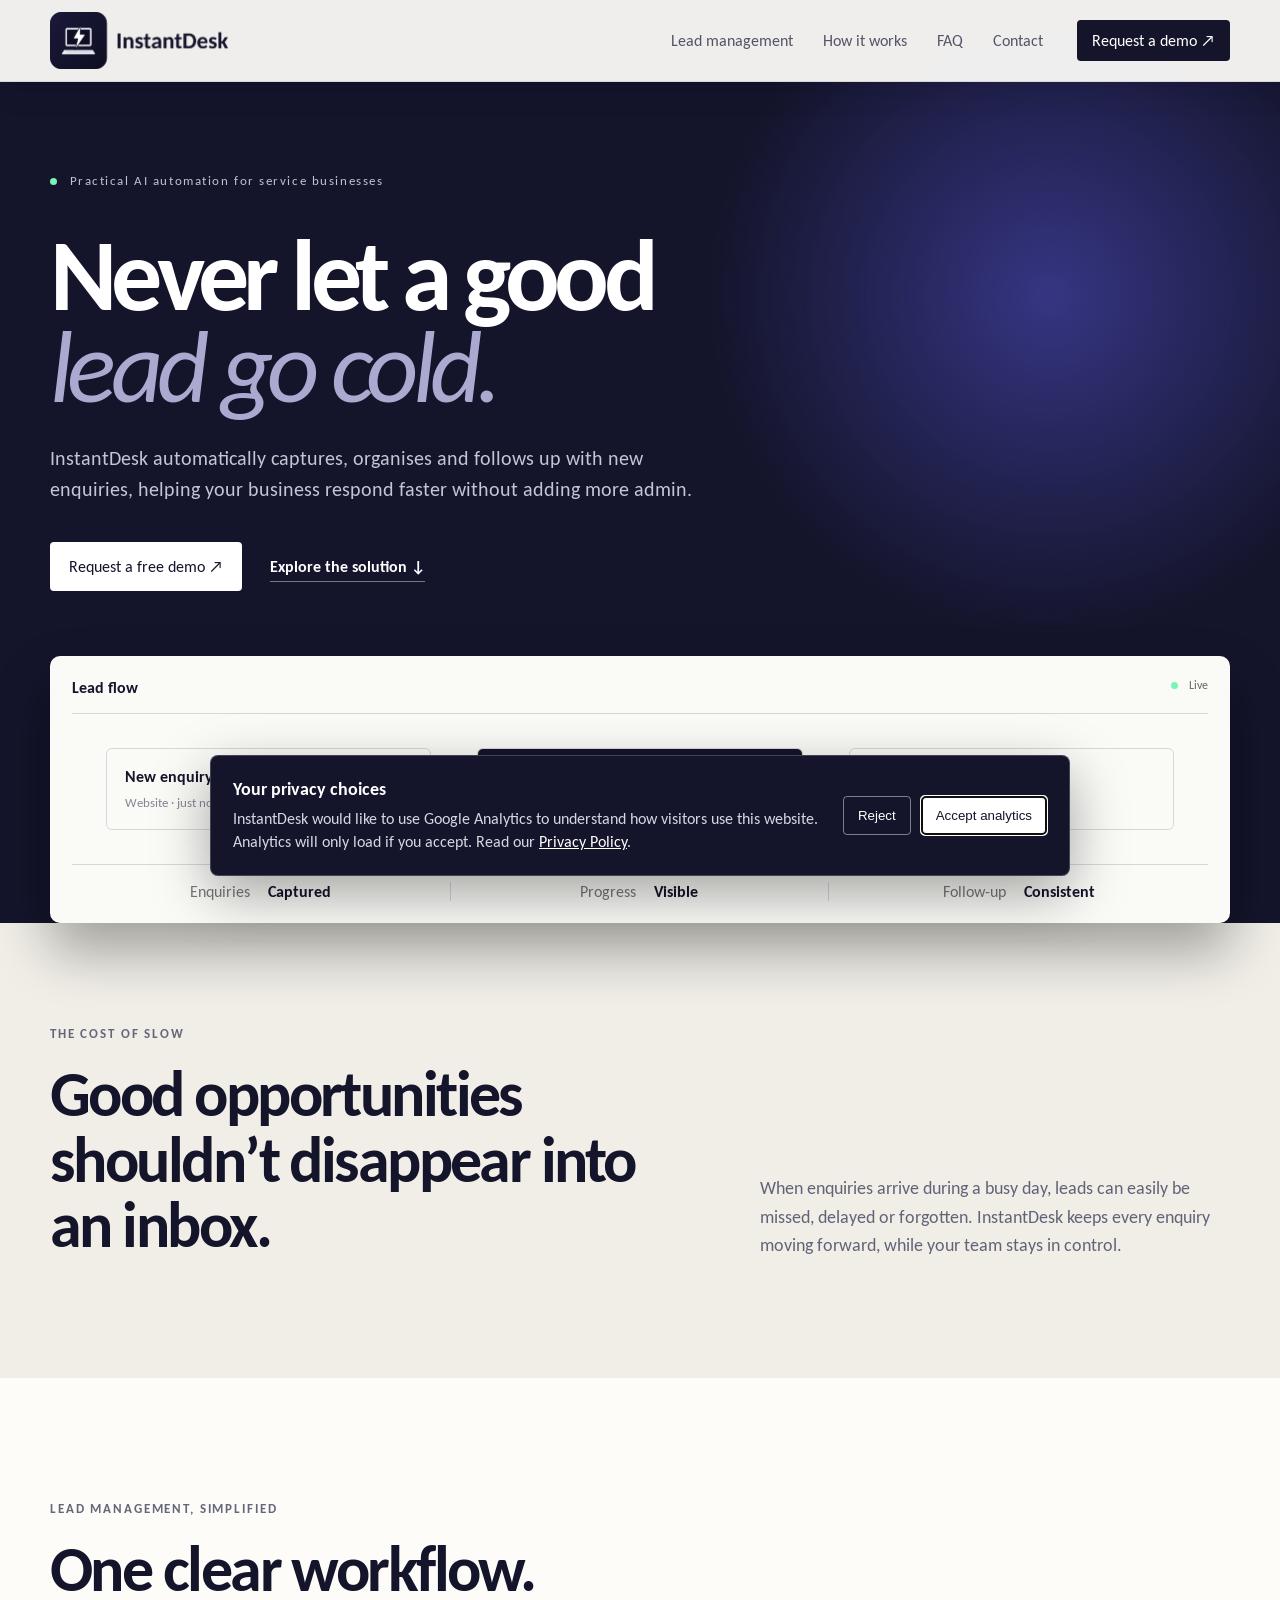
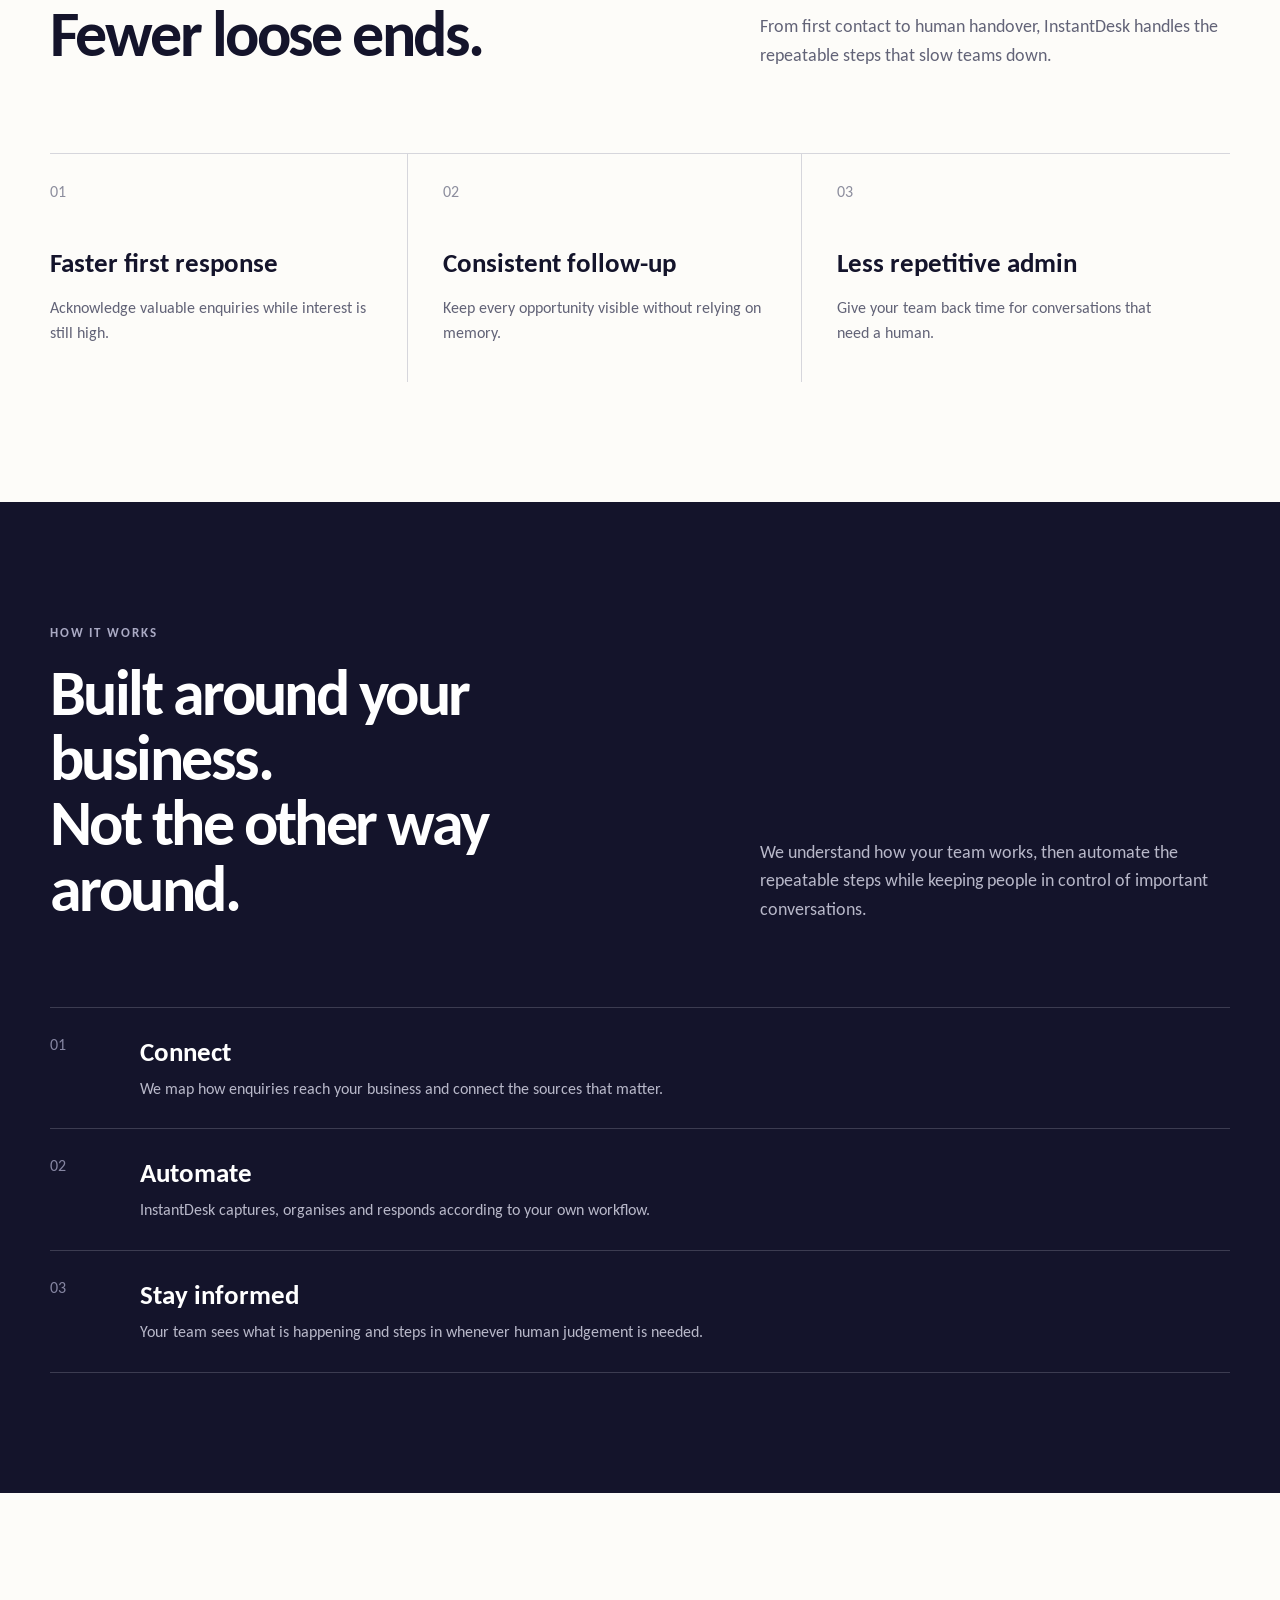
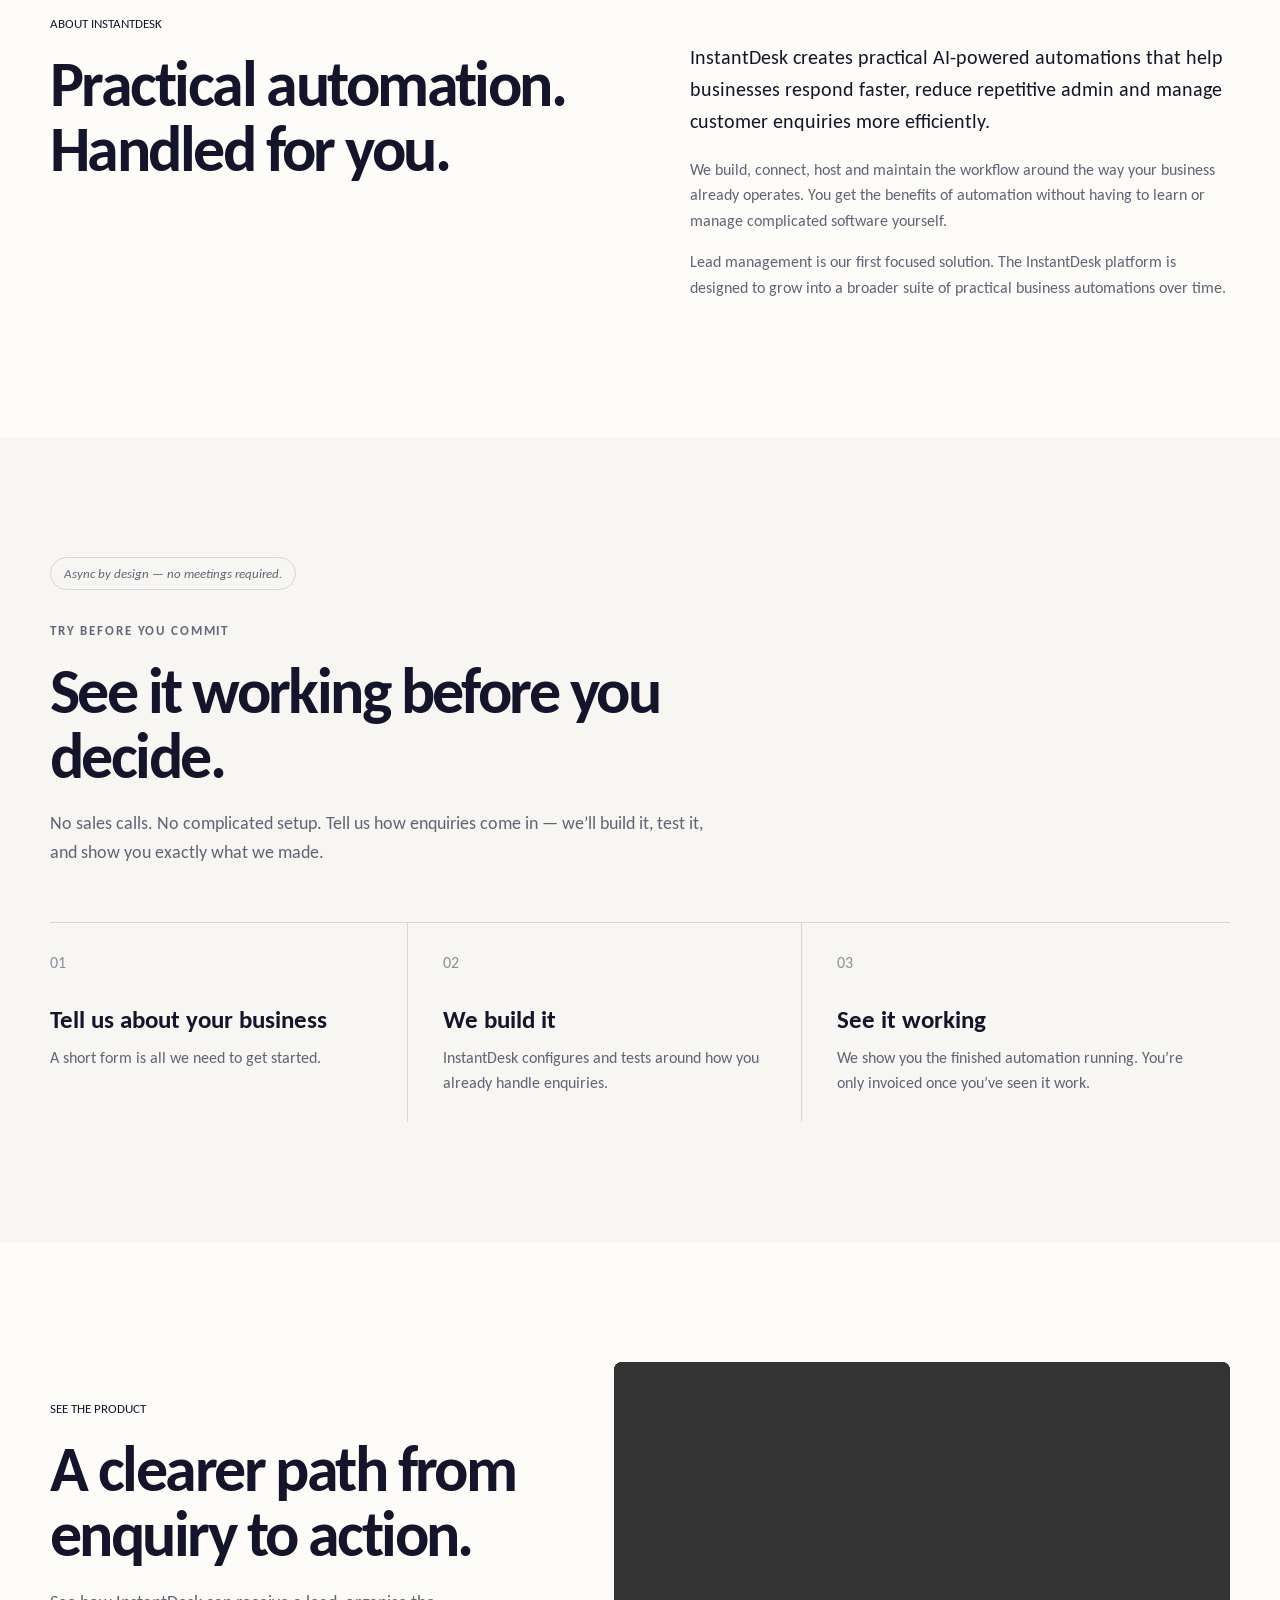
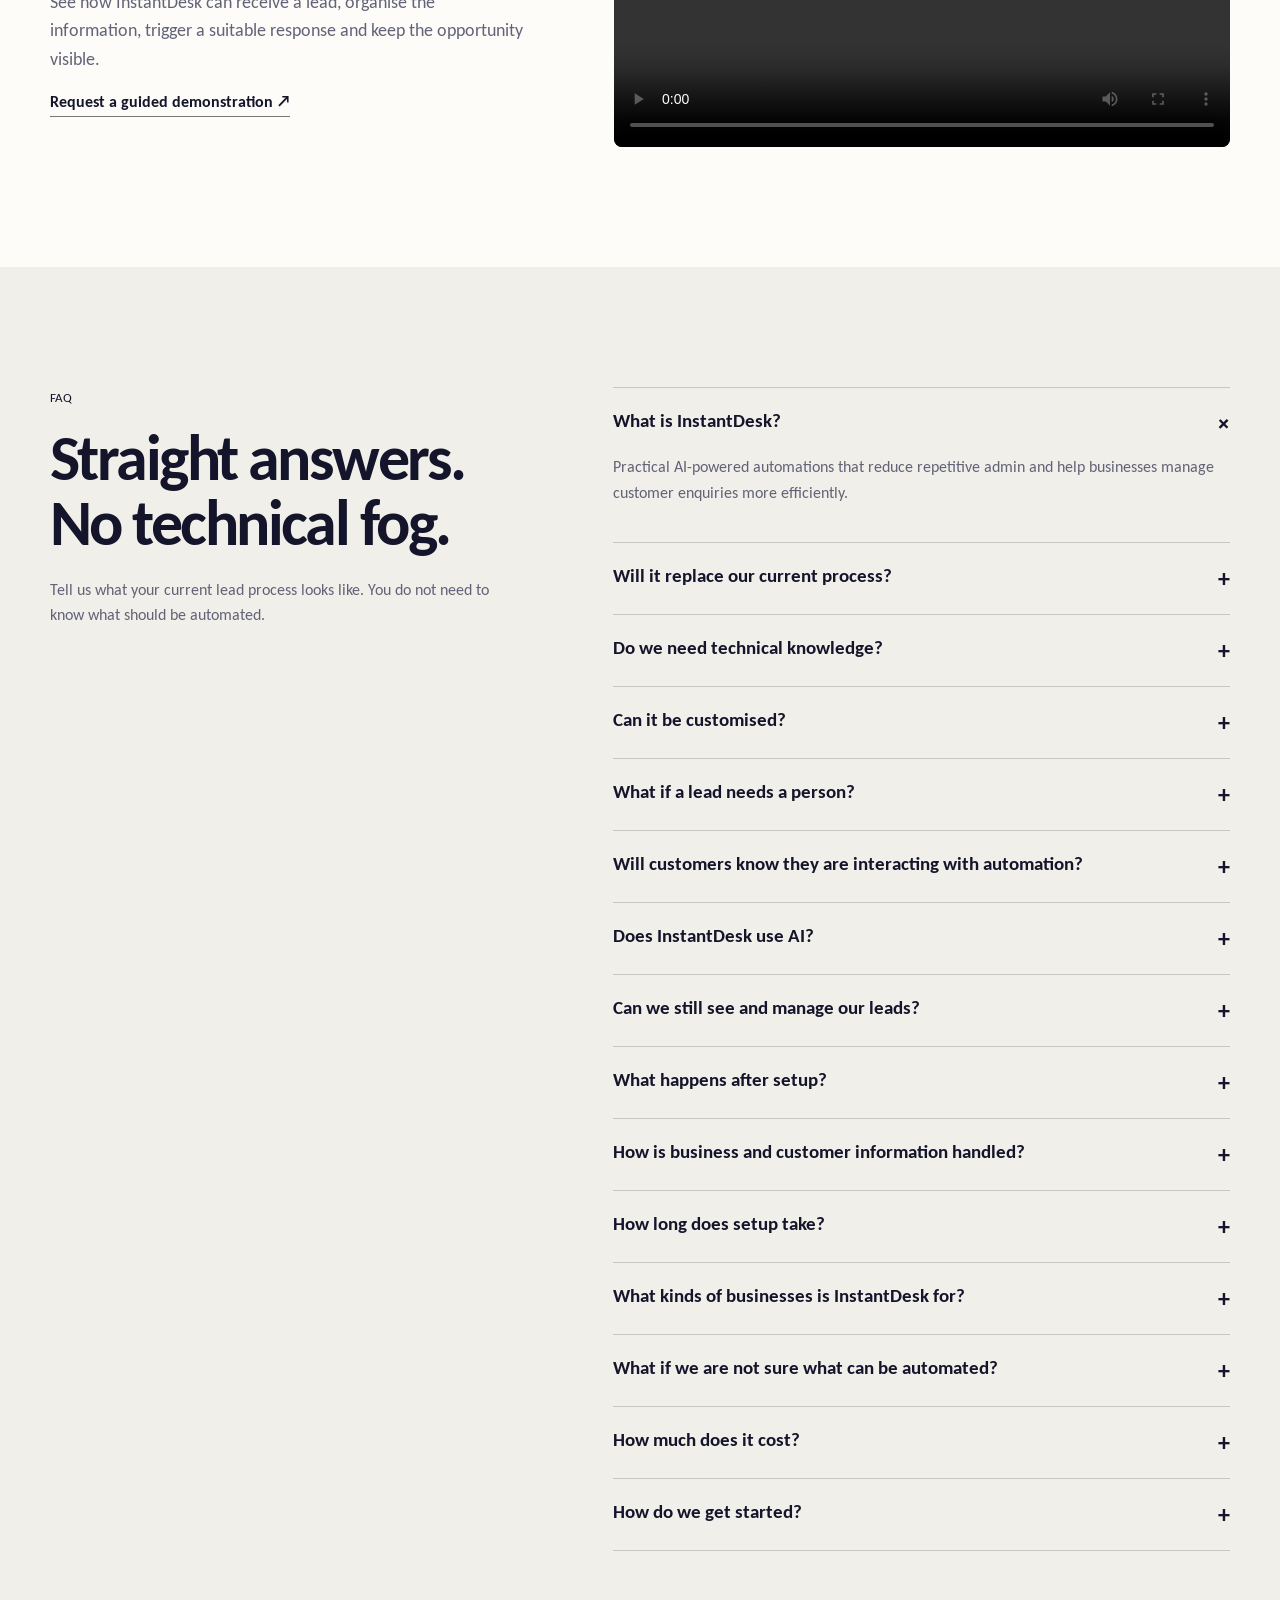
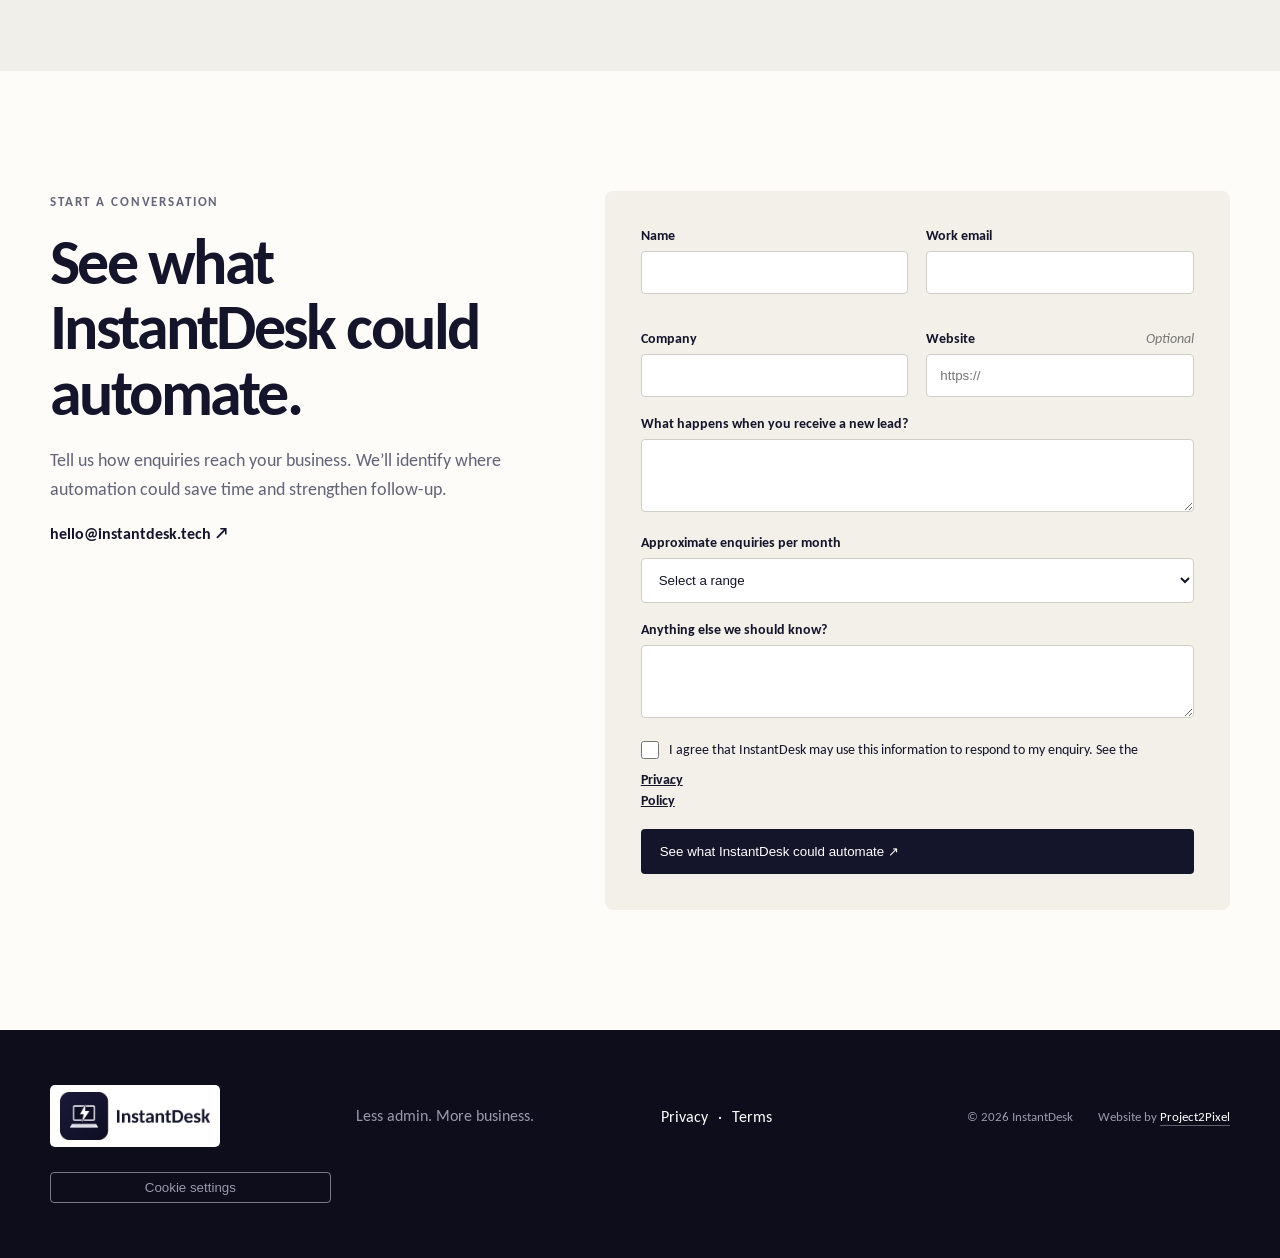
<file: index.html>
<!doctype html>
<html lang="en">
  <head>
    <meta charset="utf-8" />
    <meta name="viewport" content="width=device-width,initial-scale=1" />
    <meta name="description" content="InstantDesk builds practical AI-powered lead management automations for service businesses." />
    <meta property="og:title" content="InstantDesk — Less admin. More business." />
    <meta property="og:description" content="Never let a good lead go cold." />
    <meta name="theme-color" content="#14142B" />
    <title>InstantDesk — Less admin. More business.</title>
    <link rel="icon" type="image/png" href="assets/favicon.png?v=1" />
    <link rel="preconnect" href="https://fonts.googleapis.com" />
    <link rel="preconnect" href="https://fonts.gstatic.com" crossorigin />
    <link href="https://fonts.googleapis.com/css2?family=Carlito:wght@400;700&display=swap" rel="stylesheet" />
    <link rel="stylesheet" href="styles.css?v=8" />
  </head>
  <body>
    <header>
      <a class="logo" href="#top" aria-label="InstantDesk home"><img src="assets/InstantDesk_Icon_Wordmark.png?v=1" alt="InstantDesk" /></a><button class="menu" aria-label="Open menu">☰</button>
      <nav><a href="#solution">Lead management</a><a href="#how">How it works</a><a href="#faq">FAQ</a><a href="#contact">Contact</a></nav>
      <a class="btn desktop" href="#contact">Request a demo ↗</a>
    </header>
    <main id="top">
      <section class="hero wrap">
        <span class="tag"><b></b> Practical AI automation for service businesses</span>
        <h1>Never let a good<br /><em>lead go cold.</em></h1>
        <p>InstantDesk automatically captures, organises and follows up with new enquiries, helping your business respond faster without adding more admin.</p>
        <div class="actions"><a class="btn" href="#contact">Request a free demo ↗</a><a href="#solution">Explore the solution ↓</a></div>
        <div class="dashboard">
          <div class="dash-title"><strong>Lead flow</strong><span><b></b> Live</span></div>
          <div class="flow"><article><strong>New enquiry</strong><small>Website · just now</small></article><b>→</b><article class="active"><strong>InstantDesk</strong><small>Qualified & responded</small></article><b>→</b><article><strong>Your team</strong><small>Ready for follow-up</small></article></div>
          <div class="metrics"><span>Enquiries <b>Captured</b></span><span>Progress <b>Visible</b></span><span>Follow-up <b>Consistent</b></span></div>
        </div>
      </section>
      <section class="problem"><div class="wrap split"><div><small>THE COST OF SLOW</small><h2>Good opportunities shouldn’t disappear into an inbox.</h2></div><p>When enquiries arrive during a busy day, leads can easily be missed, delayed or forgotten. InstantDesk keeps every enquiry moving forward, while your team stays in control.</p></div></section>
      <section id="solution" class="section wrap">
        <small>LEAD MANAGEMENT, SIMPLIFIED</small><div class="split title"><h2>One clear workflow.<br />Fewer loose ends.</h2><p>From first contact to human handover, InstantDesk handles the repeatable steps that slow teams down.</p></div>
        <div class="cards"><article><span>01</span><h3>Faster first response</h3><p>Acknowledge valuable enquiries while interest is still high.</p></article><article><span>02</span><h3>Consistent follow-up</h3><p>Keep every opportunity visible without relying on memory.</p></article><article><span>03</span><h3>Less repetitive admin</h3><p>Give your team back time for conversations that need a human.</p></article></div>
      </section>
      <section id="how" class="section navy"><div class="wrap"><small>HOW IT WORKS</small><div class="split title"><h2>Built around your business.<br />Not the other way around.</h2><p>We understand how your team works, then automate the repeatable steps while keeping people in control of important conversations.</p></div><div class="steps"><article><span>01</span><div><h3>Connect</h3><p>We map how enquiries reach your business and connect the sources that matter.</p></div></article><article><span>02</span><div><h3>Automate</h3><p>InstantDesk captures, organises and responds according to your own workflow.</p></div></article><article><span>03</span><div><h3>Stay informed</h3><p>Your team sees what is happening and steps in whenever human judgement is needed.</p></div></article></div></div></section>
      <section id="about" class="section wrap about"><div><small>ABOUT INSTANTDESK</small><h2>Practical automation.<br />Handled for you.</h2></div><div><p>InstantDesk creates practical AI-powered automations that help businesses respond faster, reduce repetitive admin and manage customer enquiries more efficiently.</p><p>We build, connect, host and maintain the workflow around the way your business already operates. You get the benefits of automation without having to learn or manage complicated software yourself.</p><p>Lead management is our first focused solution. The InstantDesk platform is designed to grow into a broader suite of practical business automations over time.</p></div></section>
      <section class="section proof"><div class="wrap"><span class="async-badge">Async by design — no meetings required.</span><div class="proof-intro"><small>TRY BEFORE YOU COMMIT</small><h2>See it working before you decide.</h2><p>No sales calls. No complicated setup. Tell us how enquiries come in — we’ll build it, test it, and show you exactly what we made.</p></div><div class="proof-steps"><article><span>01</span><h3>Tell us about your business</h3><p>A short form is all we need to get started.</p></article><article><span>02</span><h3>We build it</h3><p>InstantDesk configures and tests around how you already handle enquiries.</p></article><article><span>03</span><h3>See it working</h3><p>We show you the finished automation running. You’re only invoiced once you’ve seen it work.</p></article></div></div></section>
      <section class="section wrap demo"><div><small>SEE THE PRODUCT</small><h2>A clearer path from enquiry to action.</h2><p>See how InstantDesk can receive a lead, organise the information, trigger a suitable response and keep the opportunity visible.</p><a href="#contact">Request a guided demonstration ↗</a></div><div class="video"><video controls preload="metadata" playsinline aria-label="InstantDesk lead management product demonstration"><source src="demo_final.mp4?v=1" type="video/mp4" />Your browser does not support embedded video. You can <a href="demo_final.mp4">download the demonstration</a> instead.</video></div></section>
      <section id="faq" class="section soft"><div class="wrap faq"><div><small>FAQ</small><h2>Straight answers.<br />No technical fog.</h2><p>Tell us what your current lead process looks like. You do not need to know what should be automated.</p></div><div>
        <details open><summary>What is InstantDesk?<span>+</span></summary><p>Practical AI-powered automations that reduce repetitive admin and help businesses manage customer enquiries more efficiently.</p></details>
        <details><summary>Will it replace our current process?<span>+</span></summary><p>Not necessarily. We work with the tools and processes you already use wherever practical.</p></details>
        <details><summary>Do we need technical knowledge?<span>+</span></summary><p>No. InstantDesk is a done-for-you service covering setup, integration, hosting and maintenance.</p></details>
        <details><summary>Can it be customised?<span>+</span></summary><p>Yes. Your setup is configured around your enquiry sources, customer journey and desired actions.</p></details>
        <details><summary>What if a lead needs a person?<span>+</span></summary><p>The workflow can hand a lead to your team whenever attention, judgement or a personal conversation is required.</p></details>
        <details><summary>Will customers know they are interacting with automation?<span>+</span></summary><p>The goal is not to make your customer experience feel robotic. Automated communication can reflect your business’s tone and fit naturally into the existing customer journey.</p></details>
        <details><summary>Does InstantDesk use AI?<span>+</span></summary><p>Yes, where it adds genuine value, alongside reliable rule-based automation. The objective is a faster, more consistent process, not adding AI simply for the label.</p></details>
        <details><summary>Can we still see and manage our leads?<span>+</span></summary><p>Yes. Lead information and status can remain visible in the tools used for your workflow, allowing your team to monitor progress and step in when needed.</p></details>
        <details><summary>What happens after setup?<span>+</span></summary><p>InstantDesk can host and maintain the automation after launch. The ongoing support arrangement depends on the workflow and systems involved.</p></details>
        <details><summary>How is business and customer information handled?<span>+</span></summary><p>Data handling depends on the workflow and connected services. We aim to minimise unnecessary collection and use reputable third-party platforms with appropriate access controls.</p></details>
        <details><summary>How long does setup take?<span>+</span></summary><p>Timing depends on the existing lead process, required integrations and level of customisation. We confirm a clearer timeframe after reviewing your workflow.</p></details>
        <details><summary>What kinds of businesses is InstantDesk for?<span>+</span></summary><p>It is particularly useful for service businesses where enquiries are valuable, quick responses matter and teams spend time manually capturing or following up with leads.</p></details>
        <details><summary>What if we are not sure what can be automated?<span>+</span></summary><p>You do not need to know before contacting us. Tell us where the process feels repetitive, slow or difficult to manage and we will identify where automation may be useful.</p></details>
        <details><summary>How much does it cost?<span>+</span></summary><p>Pricing depends on workflow complexity, integrations and customisation. We recommend a solution after understanding your process.</p></details>
        <details><summary>How do we get started?<span>+</span></summary><p>Tell us how you manage enquiries. We will identify useful automation opportunities and discuss the next step.</p></details>
      </div></div></section>
      <section id="contact" class="section wrap contact"><div><small>START A CONVERSATION</small><h2>See what InstantDesk could automate.</h2><p>Tell us how enquiries reach your business. We’ll identify where automation could save time and strengthen follow-up.</p><a href="mailto:hello@instantdesk.tech">hello@instantdesk.tech ↗</a></div><form id="lead" action="https://formsubmit.co/hello@instantdesk.tech" method="POST"><input type="hidden" name="_subject" value="New InstantDesk website enquiry" /><input type="hidden" name="_template" value="table" /><input type="hidden" name="_captcha" value="true" /><input type="hidden" name="_next" value="https://natashafuji.github.io/instantdesk/thanks.html" /><input type="hidden" name="_url" value="https://natashafuji.github.io/instantdesk/" /><input type="text" name="_honey" class="honeypot" tabindex="-1" autocomplete="off" /><div class="grid"><label>Name<input required name="Name" autocomplete="name" /></label><label>Work email<input required type="email" name="email" autocomplete="email" /></label><label>Company<input required name="Company" autocomplete="organization" /></label><label>Website <em>Optional</em><input type="url" name="Website" placeholder="https://" autocomplete="url" /></label></div><label>What happens when you receive a new lead?<textarea required name="Current lead process" rows="3"></textarea></label><label>Approximate enquiries per month<select required name="Approximate enquiries per month"><option value="">Select a range</option><option>1–20</option><option>21–50</option><option>51–100</option><option>100+</option></select></label><label>Anything else we should know?<textarea name="Message" rows="3"></textarea></label><label class="consent"><input type="checkbox" required name="Privacy consent" value="Yes" /> I agree that InstantDesk may use this information to respond to my enquiry. See the <a href="privacy.html">Privacy Policy</a>.</label><button class="btn" type="submit">See what InstantDesk could automate ↗</button></form></section>
    </main>
    <footer><div class="wrap"><a class="logo footer-logo" href="#top" aria-label="InstantDesk home"><img src="assets/InstantDesk_Icon_Wordmark.png?v=1" alt="InstantDesk" /></a><p>Less admin. More business.</p><span><a href="privacy.html">Privacy</a> · <a href="terms.html">Terms</a></span><small>© 2026 InstantDesk</small><small class="site-credit">Website by <a href="https://project2pixel.co.za" target="_blank" rel="noopener noreferrer">Project2Pixel</a></small></div></footer>
    <script src="script.js?v=2"></script>
  </body>
</html>
</file>
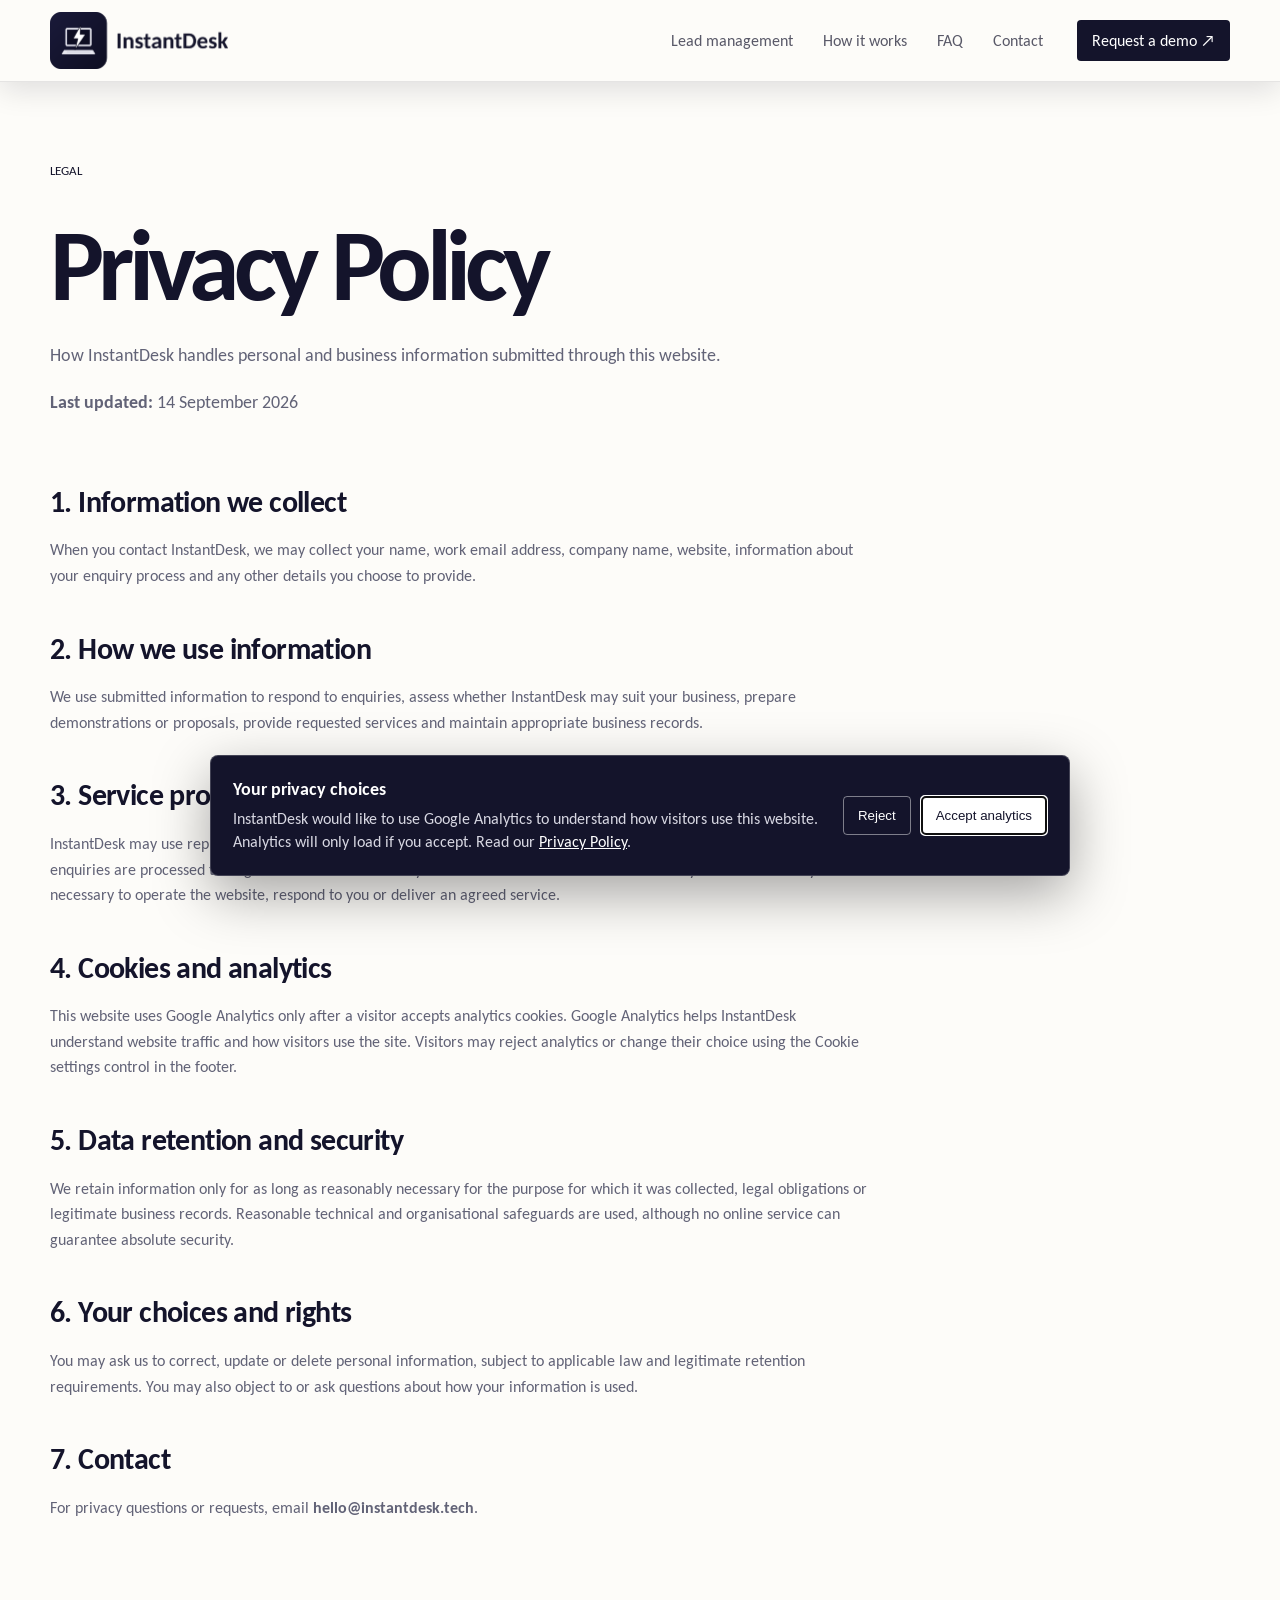
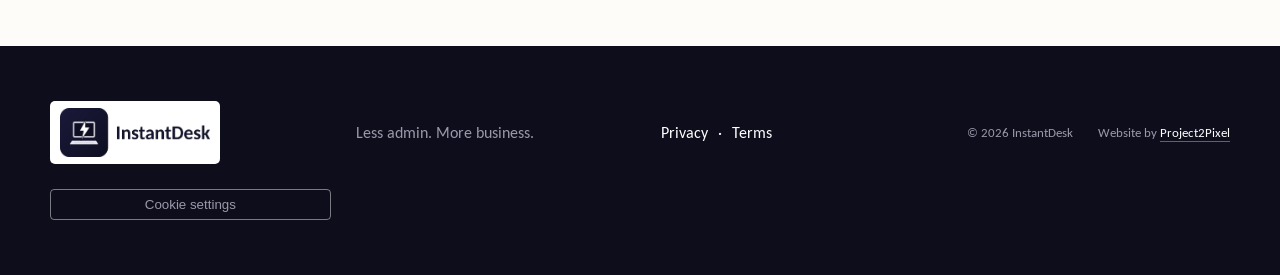
<file: privacy.html>
<!doctype html>
<html lang="en">
  <head>
    <meta charset="utf-8" />
    <meta name="viewport" content="width=device-width,initial-scale=1" />
    <meta name="description" content="InstantDesk privacy policy." />
    <meta name="theme-color" content="#14142B" />
    <title>Privacy Policy | InstantDesk</title>
    <link rel="icon" type="image/png" href="assets/favicon.png?v=1" />
    <link rel="preconnect" href="https://fonts.googleapis.com" />
    <link rel="preconnect" href="https://fonts.gstatic.com" crossorigin />
    <link href="https://fonts.googleapis.com/css2?family=Carlito:wght@400;700&display=swap" rel="stylesheet" />
    <link rel="stylesheet" href="styles.css?v=7" />
  </head>
  <body>
    <header>
      <a class="logo" href="index.html" aria-label="InstantDesk home"><img src="assets/InstantDesk_Icon_Wordmark.png?v=1" alt="InstantDesk" /></a>
      <button class="menu" aria-label="Open menu">☰</button>
      <nav><a href="index.html#solution">Lead management</a><a href="index.html#how">How it works</a><a href="index.html#faq">FAQ</a><a href="index.html#contact">Contact</a></nav>
      <a class="btn desktop" href="index.html#contact">Request a demo ↗</a>
    </header>
    <main class="wrap legal-page">
      <header>
        <small>LEGAL</small>
        <h1>Privacy Policy</h1>
        <p>How InstantDesk handles personal and business information submitted through this website.</p>
        <p><strong>Last updated:</strong> 14 September 2026</p>
      </header>
      <div class="legal-content">
        <h2>1. Information we collect</h2>
        <p>When you contact InstantDesk, we may collect your name, work email address, company name, website, information about your enquiry process and any other details you choose to provide.</p>
        <h2>2. How we use information</h2>
        <p>We use submitted information to respond to enquiries, assess whether InstantDesk may suit your business, prepare demonstrations or proposals, provide requested services and maintain appropriate business records.</p>
        <h2>3. Service providers</h2>
        <p>InstantDesk may use reputable third-party providers for website hosting, email, analytics, forms and automation. Website enquiries are processed through FormSubmit for delivery to InstantDesk. Information is shared only where reasonably necessary to operate the website, respond to you or deliver an agreed service.</p>
        <h2>4. Cookies and analytics</h2>
        <p>This website uses Google Analytics only after a visitor accepts analytics cookies. Google Analytics helps InstantDesk understand website traffic and how visitors use the site. Visitors may reject analytics or change their choice using the Cookie settings control in the footer.</p>
        <h2>5. Data retention and security</h2>
        <p>We retain information only for as long as reasonably necessary for the purpose for which it was collected, legal obligations or legitimate business records. Reasonable technical and organisational safeguards are used, although no online service can guarantee absolute security.</p>
        <h2>6. Your choices and rights</h2>
        <p>You may ask us to correct, update or delete personal information, subject to applicable law and legitimate retention requirements. You may also object to or ask questions about how your information is used.</p>
        <h2>7. Contact</h2>
        <p>For privacy questions or requests, email <a href="mailto:hello@instantdesk.tech"><strong>hello@instantdesk.tech</strong></a>.</p>
      </div>
    </main>
    <footer><div class="wrap"><a class="logo footer-logo" href="index.html"><img src="assets/InstantDesk_Icon_Wordmark.png?v=1" alt="InstantDesk" /></a><p>Less admin. More business.</p><span><a href="privacy.html">Privacy</a> · <a href="terms.html">Terms</a></span><small>© 2026 InstantDesk</small><small class="site-credit">Website by <a href="https://project2pixel.co.za" target="_blank" rel="noopener noreferrer">Project2Pixel</a></small></div></footer>
    <script src="script.js?v=2"></script>
  </body>
</html>
</file>
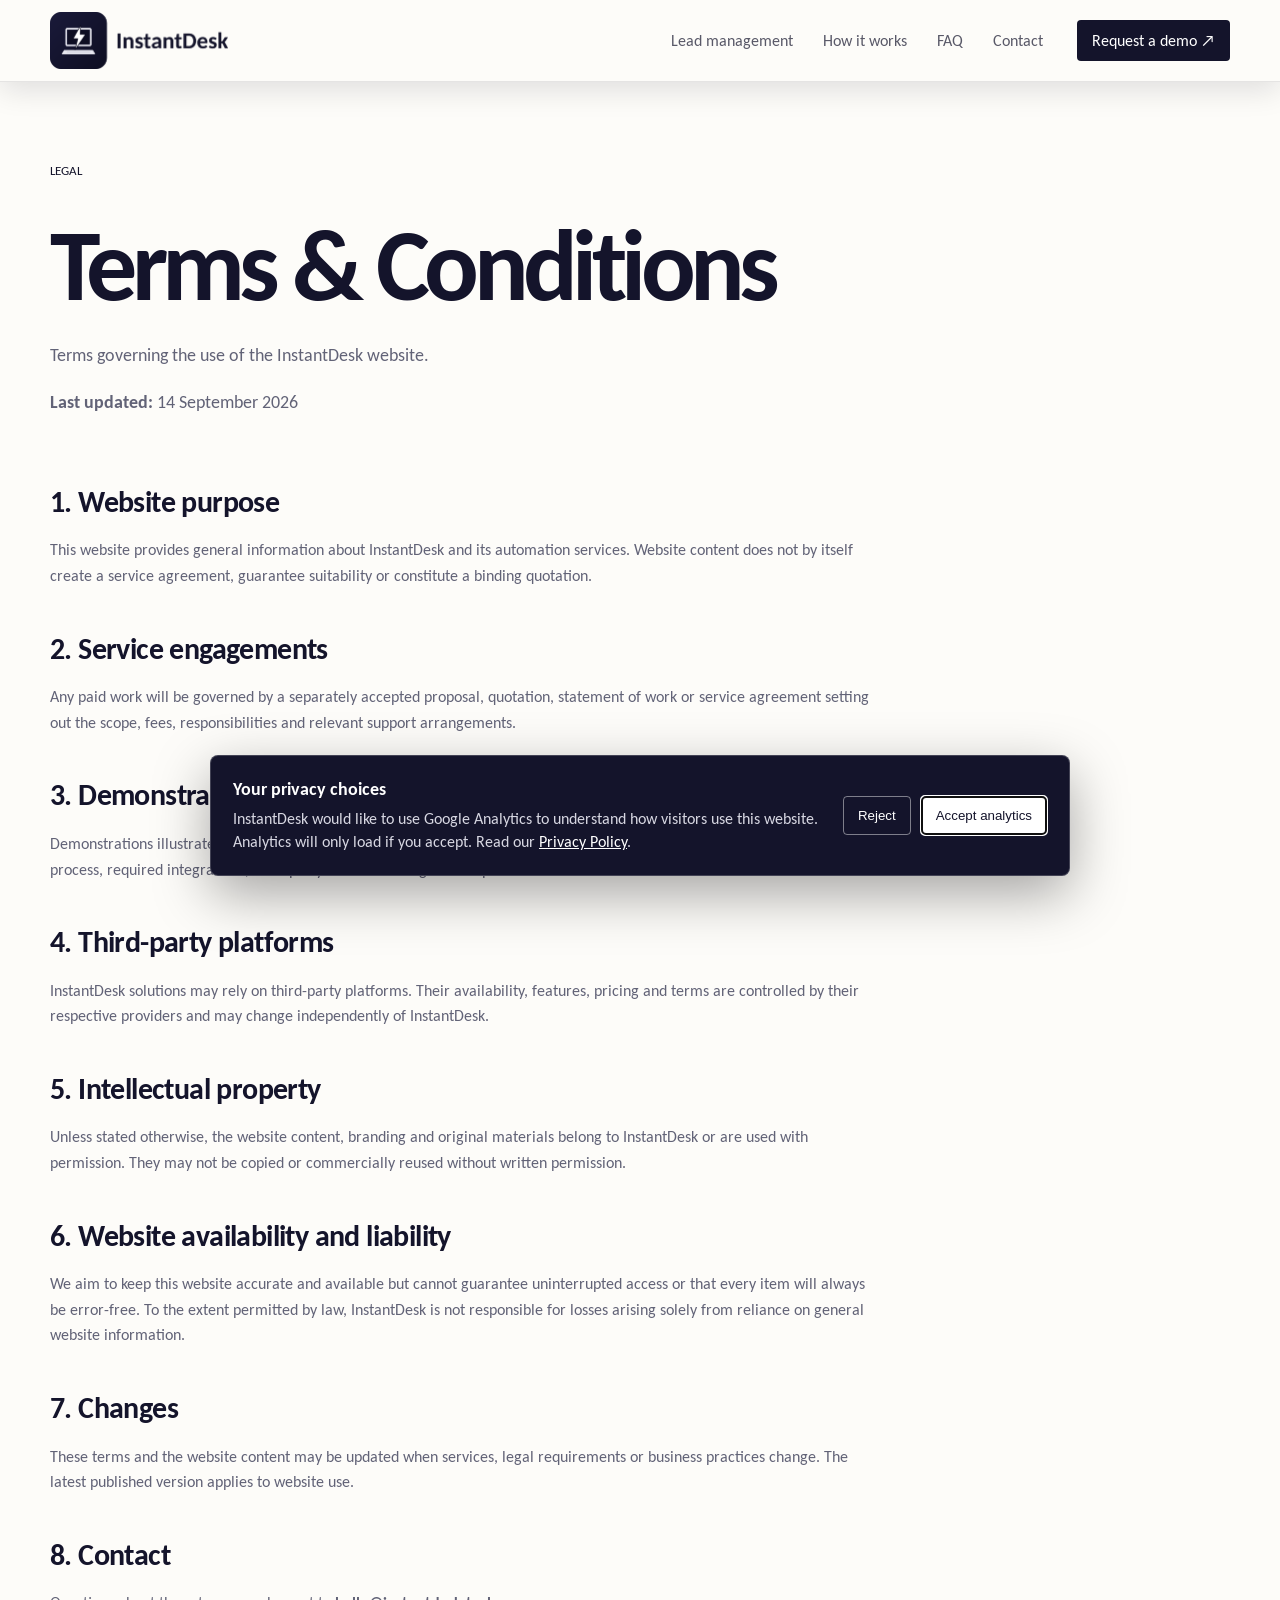
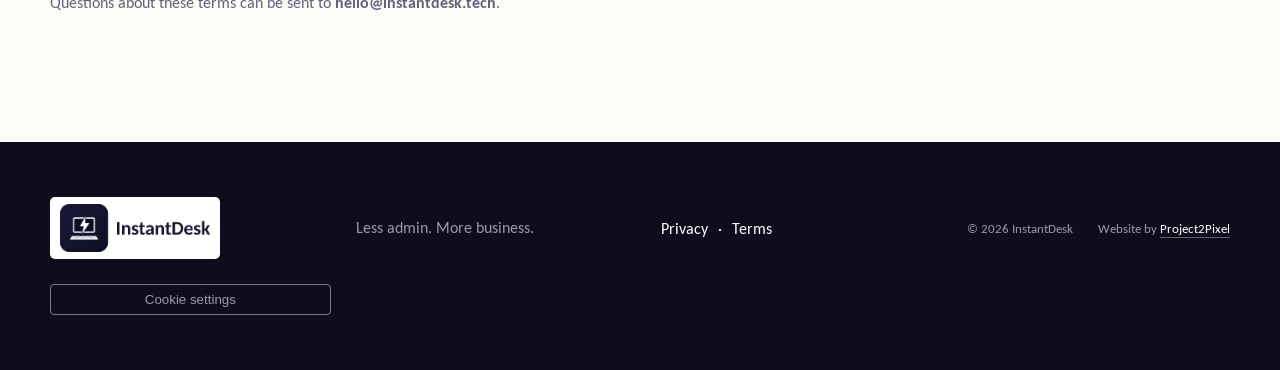
<file: terms.html>
<!doctype html>
<html lang="en">
  <head>
    <meta charset="utf-8" />
    <meta name="viewport" content="width=device-width,initial-scale=1" />
    <meta name="description" content="InstantDesk website terms and conditions." />
    <meta name="theme-color" content="#14142B" />
    <title>Terms &amp; Conditions | InstantDesk</title>
    <link rel="icon" type="image/png" href="assets/favicon.png?v=1" />
    <link rel="preconnect" href="https://fonts.googleapis.com" />
    <link rel="preconnect" href="https://fonts.gstatic.com" crossorigin />
    <link href="https://fonts.googleapis.com/css2?family=Carlito:wght@400;700&display=swap" rel="stylesheet" />
    <link rel="stylesheet" href="styles.css?v=7" />
  </head>
  <body>
    <header>
      <a class="logo" href="index.html" aria-label="InstantDesk home"><img src="assets/InstantDesk_Icon_Wordmark.png?v=1" alt="InstantDesk" /></a>
      <button class="menu" aria-label="Open menu">☰</button>
      <nav><a href="index.html#solution">Lead management</a><a href="index.html#how">How it works</a><a href="index.html#faq">FAQ</a><a href="index.html#contact">Contact</a></nav>
      <a class="btn desktop" href="index.html#contact">Request a demo ↗</a>
    </header>
    <main class="wrap legal-page">
      <header>
        <small>LEGAL</small>
        <h1>Terms &amp; Conditions</h1>
        <p>Terms governing the use of the InstantDesk website.</p>
        <p><strong>Last updated:</strong> 14 September 2026</p>
      </header>
      <div class="legal-content">
        <h2>1. Website purpose</h2>
        <p>This website provides general information about InstantDesk and its automation services. Website content does not by itself create a service agreement, guarantee suitability or constitute a binding quotation.</p>
        <h2>2. Service engagements</h2>
        <p>Any paid work will be governed by a separately accepted proposal, quotation, statement of work or service agreement setting out the scope, fees, responsibilities and relevant support arrangements.</p>
        <h2>3. Demonstrations and estimates</h2>
        <p>Demonstrations illustrate possible workflows. Final functionality, delivery timing and pricing depend on the client’s existing process, required integrations, third-party services and agreed scope.</p>
        <h2>4. Third-party platforms</h2>
        <p>InstantDesk solutions may rely on third-party platforms. Their availability, features, pricing and terms are controlled by their respective providers and may change independently of InstantDesk.</p>
        <h2>5. Intellectual property</h2>
        <p>Unless stated otherwise, the website content, branding and original materials belong to InstantDesk or are used with permission. They may not be copied or commercially reused without written permission.</p>
        <h2>6. Website availability and liability</h2>
        <p>We aim to keep this website accurate and available but cannot guarantee uninterrupted access or that every item will always be error-free. To the extent permitted by law, InstantDesk is not responsible for losses arising solely from reliance on general website information.</p>
        <h2>7. Changes</h2>
        <p>These terms and the website content may be updated when services, legal requirements or business practices change. The latest published version applies to website use.</p>
        <h2>8. Contact</h2>
        <p>Questions about these terms can be sent to <a href="mailto:hello@instantdesk.tech"><strong>hello@instantdesk.tech</strong></a>.</p>
      </div>
    </main>
    <footer><div class="wrap"><a class="logo footer-logo" href="index.html"><img src="assets/InstantDesk_Icon_Wordmark.png?v=1" alt="InstantDesk" /></a><p>Less admin. More business.</p><span><a href="privacy.html">Privacy</a> · <a href="terms.html">Terms</a></span><small>© 2026 InstantDesk</small><small class="site-credit">Website by <a href="https://project2pixel.co.za" target="_blank" rel="noopener noreferrer">Project2Pixel</a></small></div></footer>
    <script src="script.js?v=2"></script>
  </body>
</html>
</file>
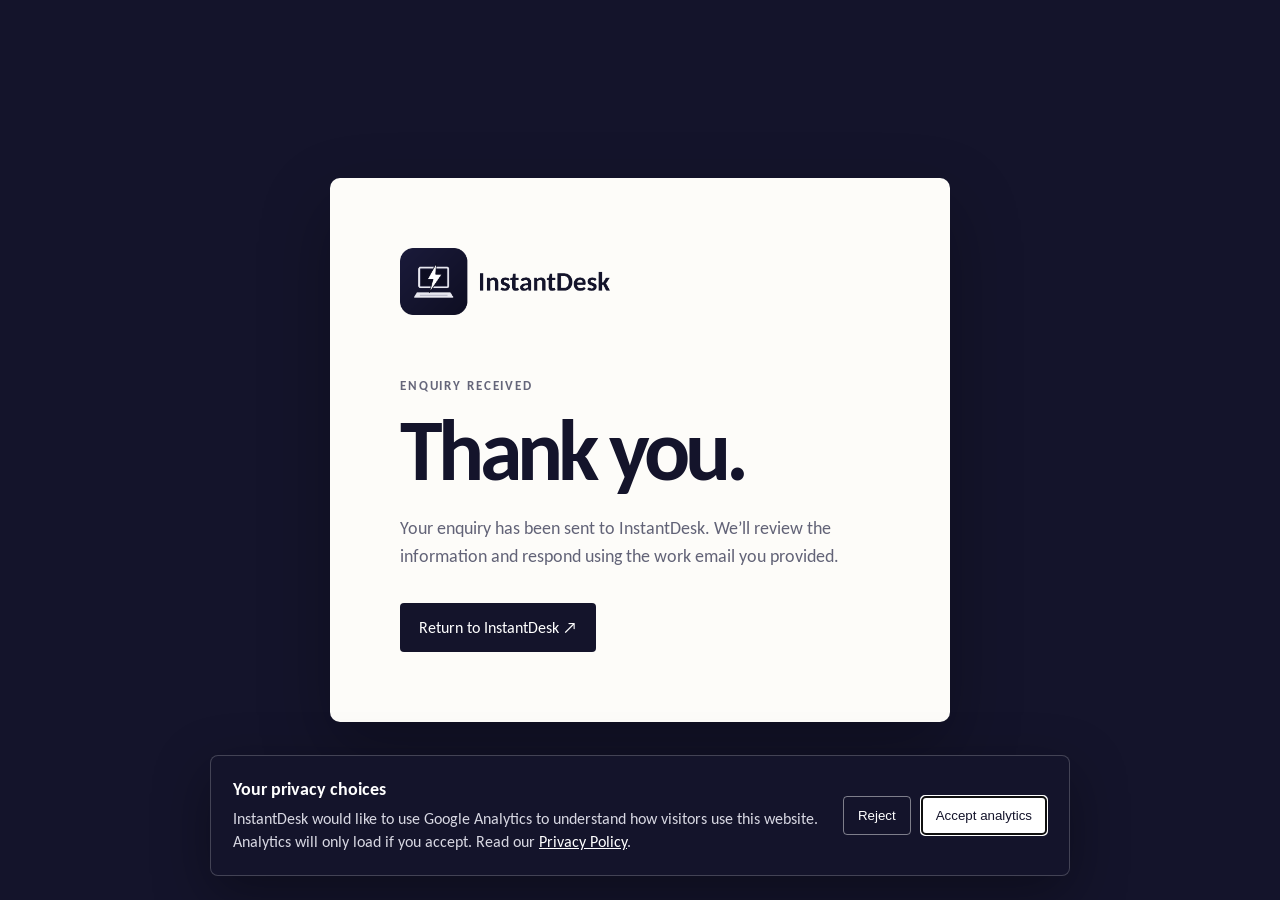
<file: thanks.html>
<!doctype html>
<html lang="en">
  <head>
    <meta charset="utf-8" />
    <meta name="viewport" content="width=device-width,initial-scale=1" />
    <meta name="theme-color" content="#14142B" />
    <meta name="robots" content="noindex" />
    <title>Thank You | InstantDesk</title>
    <link rel="icon" type="image/png" href="assets/favicon.png?v=1" />
    <link rel="preconnect" href="https://fonts.googleapis.com" />
    <link rel="preconnect" href="https://fonts.gstatic.com" crossorigin />
    <link href="https://fonts.googleapis.com/css2?family=Carlito:wght@400;700&display=swap" rel="stylesheet" />
    <link rel="stylesheet" href="styles.css?v=7" />
  </head>
  <body class="thank-you-page">
    <main class="thank-you-card">
      <img src="assets/InstantDesk_Icon_Wordmark.png?v=1" alt="InstantDesk" />
      <small>ENQUIRY RECEIVED</small>
      <h1>Thank you.</h1>
      <p>Your enquiry has been sent to InstantDesk. We’ll review the information and respond using the work email you provided.</p>
      <a class="btn" href="index.html">Return to InstantDesk ↗</a>
    </main>
    <script src="script.js?v=2"></script>
  </body>
</html>
</file>
<file: styles.css>
:root {
  font-family: Carlito, Arial, sans-serif;
  color: #14142b;
  background: #fdfcf9;
  --navy: #14142b;
  --cream: #f0eee7;
  --line: #d6d6dc;
  --muted: #626377;
}
* {
  box-sizing: border-box;
}
html {
  scroll-behavior: smooth;
  scroll-padding-top: 82px;
}
body {
  margin: 0;
}
a {
  color: inherit;
  text-decoration: none;
}
.wrap {
  width: min(1180px, calc(100% - 48px));
  margin: auto;
}
header {
  height: 82px;
  display: flex;
  align-items: center;
  gap: 34px;
  padding: 0 max(24px, calc((100vw - 1180px) / 2));
  position: fixed;
  top: 0;
  left: 0;
  z-index: 50;
  width: 100%;
  color: var(--navy);
  background: rgba(253, 252, 249, 0.94);
  border-bottom: 1px solid rgba(20, 20, 43, 0.1);
  backdrop-filter: blur(16px);
  -webkit-backdrop-filter: blur(16px);
  box-shadow: 0 8px 30px rgba(7, 7, 22, 0.12);
}
.logo {
  display: flex;
  align-items: center;
  gap: 10px;
  width: 178px;
}
.logo img {
  display: block;
  width: 100%;
  height: auto;
}
.logo i,
.success i {
  font-style: normal;
  display: grid;
  place-items: center;
  width: 29px;
  height: 29px;
  border-radius: 8px;
  background: white;
  color: var(--navy);
}
nav {
  margin-left: auto;
  display: flex;
  gap: 30px;
}
nav a {
  opacity: 0.7;
}
nav a:hover {
  opacity: 1;
}
.btn {
  border: 0;
  border-radius: 4px;
  background: white;
  color: var(--navy);
  padding: 15px 19px;
  font: 700 15px inherit;
  display: inline-flex;
  justify-content: space-between;
  gap: 26px;
  cursor: pointer;
}
.desktop {
  padding: 11px 15px;
  background: var(--navy);
  color: white;
}
.menu {
  display: none;
}
.hero {
  min-height: 790px;
  color: white;
  padding-top: 170px;
  position: relative;
}
.hero:before {
  content: "";
  position: absolute;
  inset: 0 50% auto;
  transform: translateX(-50%);
  width: 100vw;
  height: 100%;
  background:
    radial-gradient(circle at 82% 32%, #353583 0, transparent 28%), var(--navy);
  z-index: -1;
}
.tag {
  font-size: 13px;
  letter-spacing: 0.12em;
  color: #c1c1d1;
}
.tag b,
.dash-title b {
  display: inline-block;
  width: 7px;
  height: 7px;
  background: #79f4b4;
  border-radius: 50%;
  margin-right: 8px;
}
h1 {
  font-size: clamp(60px, 8vw, 108px);
  line-height: 0.9;
  letter-spacing: -0.055em;
  margin: 40px 0 30px;
}
h1 em {
  font-weight: 400;
  color: #aaaad0;
}
.hero > p {
  font-size: 20px;
  line-height: 1.55;
  color: #c5c5d5;
  max-width: 650px;
}
.actions {
  display: flex;
  align-items: center;
  gap: 28px;
  margin: 37px 0 65px;
}
.actions > a:last-child,
.demo a {
  font-weight: 700;
  border-bottom: 1px solid #777;
  padding: 5px 0;
}
.dashboard {
  background: #fafaf7;
  color: var(--navy);
  border-radius: 10px;
  padding: 22px;
  box-shadow: 0 28px 55px #0005;
}
.dash-title {
  display: flex;
  justify-content: space-between;
  padding-bottom: 16px;
  border-bottom: 1px solid var(--line);
}
.dash-title span {
  font-size: 12px;
  color: #666;
}
.flow {
  display: grid;
  grid-template-columns: 1fr auto 1fr auto 1fr;
  align-items: center;
  gap: 16px;
  padding: 34px;
}
.flow article {
  border: 1px solid var(--line);
  border-radius: 6px;
  padding: 18px;
  display: flex;
  flex-direction: column;
  gap: 8px;
}
.flow article.active {
  background: var(--navy);
  color: white;
}
.flow small {
  color: #858696;
}
.metrics {
  display: grid;
  grid-template-columns: repeat(3, 1fr);
  border-top: 1px solid var(--line);
  padding-top: 17px;
}
.metrics span {
  text-align: center;
  color: #777;
  border-right: 1px solid var(--line);
}
.metrics span:last-child {
  border: 0;
}
.metrics b {
  color: var(--navy);
  margin-left: 14px;
}
.problem {
  background: var(--cream);
  padding: 100px 0;
}
.split {
  display: grid;
  grid-template-columns: 1.3fr 1fr;
  gap: 100px;
  align-items: end;
}
.section {
  padding-top: 120px;
  padding-bottom: 120px;
}
.section > small,
.section .wrap > small,
.problem small,
.contact small {
  font-weight: 700;
  letter-spacing: 0.14em;
  color: #65667a;
}
h2 {
  font-size: clamp(42px, 5vw, 67px);
  line-height: 1.02;
  letter-spacing: -0.04em;
  margin: 20px 0;
}
p {
  line-height: 1.6;
  color: var(--muted);
}
.problem p,
.title p,
.demo > div > p,
.faq > div > div:first-child > p,
.contact > div > p {
  font-size: 18px;
}
.title {
  margin-bottom: 65px;
}
.cards {
  display: grid;
  grid-template-columns: repeat(3, 1fr);
  border-top: 1px solid var(--line);
}
.cards article {
  padding: 28px 35px 20px 0;
  margin-right: 35px;
  border-right: 1px solid var(--line);
}
.cards article:last-child {
  border: 0;
}
.cards span {
  color: #8c8d9d;
}
.cards h3 {
  font-size: 27px;
  margin: 45px 0 10px;
}
.navy {
  background: var(--navy);
  color: white;
}
.navy small {
  color: #aaaac4 !important;
}
.navy p {
  color: #b8b8c9;
}
.steps {
  margin-top: 60px;
  border-top: 1px solid #3c3c51;
}
.steps article {
  display: grid;
  grid-template-columns: 90px 1fr;
  border-bottom: 1px solid #3c3c51;
  padding: 27px 0;
}
.steps article > span {
  color: #8686a2;
}
.steps h3 {
  font-size: 27px;
  margin: 0 0 8px;
}
.steps p {
  margin: 0;
  max-width: 650px;
}
.about {
  display: grid;
  grid-template-columns: 1fr 1fr;
  gap: 100px;
  align-items: start;
}
.about > div:last-child {
  padding-top: 28px;
}
.about > div:last-child p:first-child {
  margin-top: 0;
  font-size: 20px;
  color: var(--navy);
}
.proof {
  background: #f7f6f2;
}
.async-badge {
  display: inline-flex;
  align-items: center;
  border: 1px solid var(--line);
  border-radius: 999px;
  padding: 8px 13px;
  color: var(--muted);
  font-size: 13px;
  font-style: italic;
}
.proof-intro {
  max-width: 760px;
  margin-top: 30px;
}
.proof-intro > small {
  font-weight: 700;
  letter-spacing: 0.14em;
  color: #65667a;
}
.proof-intro p {
  max-width: 680px;
  font-size: 18px;
}
.proof-steps {
  display: grid;
  grid-template-columns: repeat(3, 1fr);
  margin-top: 55px;
  border-top: 1px solid var(--line);
}
.proof-steps article {
  padding: 30px 35px 10px 0;
  margin-right: 35px;
  border-right: 1px solid var(--line);
}
.proof-steps article:last-child {
  margin-right: 0;
  border-right: 0;
}
.proof-steps span {
  color: #8c8d9d;
}
.proof-steps h3 {
  margin: 32px 0 10px;
  font-size: 25px;
}
.proof-steps p {
  margin-top: 0;
}
.demo {
  display: grid;
  grid-template-columns: 1fr 1.3fr;
  gap: 90px;
  align-items: center;
}
.video {
  aspect-ratio: 16/10;
  background: radial-gradient(circle, #34346f, #111124 65%);
  border-radius: 8px;
  color: white;
  display: flex;
  flex-direction: column;
  align-items: center;
  justify-content: center;
  position: relative;
  overflow: hidden;
}
.video video {
  display: block;
  width: 100%;
  height: 100%;
  object-fit: contain;
  background: #0d0d1c;
  border-radius: 8px;
}
.soft {
  background: #f1efe9;
}
.faq {
  display: grid;
  grid-template-columns: 0.75fr 1fr;
  gap: 100px;
}
.faq details {
  border-top: 1px solid #c8c7c1;
  padding: 21px 0;
}
.faq details:last-child {
  border-bottom: 1px solid #c8c7c1;
}
.faq summary {
  cursor: pointer;
  font-size: 19px;
  font-weight: 700;
  display: flex;
  justify-content: space-between;
}
.faq summary::marker {
  display: none;
}
.faq summary span {
  font-size: 24px;
}
.faq details[open] summary span {
  transform: rotate(45deg);
}
.contact {
  display: grid;
  grid-template-columns: 0.8fr 1.1fr;
  gap: 100px;
}
.contact > div > a {
  display: block;
  font-weight: 700;
  margin-top: 20px;
}
.contact form,
.success {
  background: #f2f0e9;
  border-radius: 8px;
  padding: 36px;
}
.grid {
  display: grid;
  grid-template-columns: 1fr 1fr;
  gap: 18px;
}
label {
  font-size: 14px;
  font-weight: 700;
  display: block;
  margin-bottom: 18px;
}
label em {
  font-weight: 400;
  float: right;
  color: #777;
}
input,
textarea,
select {
  font: 16px inherit;
  color: var(--navy);
  background: white;
  border: 1px solid #cfcec8;
  border-radius: 4px;
  padding: 13px;
  width: 100%;
  margin-top: 7px;
}
textarea {
  resize: vertical;
}
form .btn {
  width: 100%;
  background: var(--navy);
  color: white;
}
.honeypot {
  position: absolute !important;
  left: -9999px !important;
  width: 1px !important;
  height: 1px !important;
  opacity: 0 !important;
}
.consent {
  display: grid;
  grid-template-columns: 18px 1fr;
  gap: 10px;
  align-items: start;
  font-weight: 400;
  line-height: 1.45;
}
.consent input {
  width: 18px;
  height: 18px;
  margin: 1px 0 0;
  accent-color: var(--navy);
}
.consent a {
  font-weight: 700;
  text-decoration: underline;
}
form > small {
  display: block;
  text-align: center;
  margin-top: 12px;
  color: #777;
}
.success {
  text-align: center;
  display: flex;
  min-height: 430px;
  flex-direction: column;
  align-items: center;
  justify-content: center;
}
.success[hidden] {
  display: none;
}
.success i {
  background: var(--navy);
  color: white;
}
.success h3 {
  font-size: 34px;
  margin: 18px 0 0;
}
.success button {
  background: none;
  border: 0;
  border-bottom: 1px solid;
  font: 700 15px inherit;
  cursor: pointer;
}
footer {
  background: #0d0d1c;
  color: white;
  padding: 55px 0;
}
footer .wrap {
  display: grid;
  grid-template-columns: 1fr 1fr 1fr auto auto;
  align-items: center;
  gap: 25px;
}
footer p,
footer small {
  color: #9999aa;
}
footer span {
  display: flex;
  gap: 10px;
}
.legal-page {
  padding-top: 160px;
  padding-bottom: 110px;
}
.legal-page > header {
  position: static;
  height: auto;
  display: block;
  padding: 0;
  background: none;
  border: 0;
  box-shadow: none;
  backdrop-filter: none;
}
.legal-page > header p {
  font-size: 18px;
  max-width: 720px;
}
.legal-content {
  max-width: 820px;
  margin-top: 70px;
}
.legal-content h2 {
  margin-top: 45px;
  font-size: 30px;
  letter-spacing: -0.02em;
}
.legal-content ul {
  color: var(--muted);
  line-height: 1.7;
}
.site-credit a {
  color: white;
  border-bottom: 1px solid rgba(255, 255, 255, 0.35);
}
.site-credit a:hover {
  border-bottom-color: white;
}
.footer-logo {
  width: 170px;
  background: white;
  border-radius: 5px;
  padding: 7px 10px;
}
.thank-you-page {
  min-height: 100vh;
  display: grid;
  place-items: center;
  padding: 32px;
  background: var(--navy);
}
.thank-you-card {
  width: min(620px, 100%);
  padding: clamp(34px, 7vw, 70px);
  border-radius: 10px;
  background: #fdfcf9;
  box-shadow: 0 28px 70px rgba(0, 0, 0, 0.28);
}
.thank-you-card > img {
  display: block;
  width: min(210px, 70%);
  margin-bottom: 60px;
}
.thank-you-card small {
  font-weight: 700;
  letter-spacing: 0.14em;
  color: #65667a;
}
.thank-you-card h1 {
  margin: 18px 0 24px;
  font-size: clamp(54px, 9vw, 86px);
}
.thank-you-card p {
  margin-bottom: 32px;
  font-size: 18px;
}
.thank-you-card .btn {
  background: var(--navy);
  color: white;
}
@media (max-width: 800px) {
  .wrap {
    width: calc(100% - 32px);
  }
  header {
    padding: 0 16px;
  }
  .desktop {
    display: none;
  }
  .menu {
    display: block;
    margin-left: auto;
    border: 0;
    background: none;
    color: var(--navy);
    font-size: 25px;
  }
  nav {
    display: none;
    position: absolute;
    left: 16px;
    right: 16px;
    top: 82px;
    background: var(--navy);
    color: white;
    padding: 10px 20px 16px;
    flex-direction: column;
    gap: 0;
    border-radius: 0 0 8px 8px;
    box-shadow: 0 18px 35px rgba(7, 7, 22, 0.28);
  }
  nav a {
    color: white;
    opacity: 1;
    padding: 15px 4px;
    border-bottom: 1px solid rgba(255, 255, 255, 0.16);
  }
  nav a:last-child {
    border-bottom: 0;
  }
  nav a:hover,
  nav a:focus-visible {
    color: #79f4b4;
  }
  nav.open {
    display: flex;
  }
  .hero {
    padding-top: 140px;
    min-height: auto;
    padding-bottom: 70px;
  }
  .hero:before {
    inset: 0 50% auto;
  }
  h1 {
    font-size: 58px;
  }
  .hero > p {
    font-size: 18px;
  }
  .actions {
    flex-direction: column;
    align-items: flex-start;
  }
  .flow {
    grid-template-columns: 1fr;
    padding: 22px 0;
  }
  .flow > b {
    transform: rotate(90deg);
    text-align: center;
  }
  .metrics {
    gap: 5px;
  }
  .metrics span {
    display: flex;
    flex-direction: column;
  }
  .metrics b {
    margin: 4px 0 0;
  }
  .problem,
  .section {
    padding-top: 78px;
    padding-bottom: 78px;
  }
  .split,
  .demo,
  .faq,
  .contact,
  .about {
    grid-template-columns: 1fr;
    gap: 35px;
  }
  .title {
    margin-bottom: 38px;
  }
  .cards,
  .proof-steps {
    grid-template-columns: 1fr;
  }
  .cards article,
  .proof-steps article {
    border-right: 0;
    border-bottom: 1px solid var(--line);
    margin: 0;
  }
  .proof-steps article:last-child {
    border-bottom: 0;
  }
  .cards h3 {
    margin-top: 23px;
  }
  .grid {
    grid-template-columns: 1fr;
  }
  .contact form {
    padding: 22px;
  }
  footer .wrap {
    grid-template-columns: 1fr;
  }
  footer span {
    margin: 8px 0;
  }
}


.cookie-banner {
  position: fixed;
  left: 24px;
  right: 24px;
  bottom: 24px;
  z-index: 100;
  max-width: 860px;
  margin: 0 auto;
  padding: 22px;
  display: grid;
  grid-template-columns: 1fr auto;
  gap: 24px;
  align-items: center;
  color: white;
  background: #14142b;
  border: 1px solid rgba(255, 255, 255, 0.2);
  border-radius: 8px;
  box-shadow: 0 18px 55px rgba(0, 0, 0, 0.35);
}
.cookie-banner strong {
  font-size: 18px;
}
.cookie-banner p {
  margin: 7px 0 0;
  color: #d7d7e2;
  line-height: 1.45;
}
.cookie-banner a {
  color: white;
  text-decoration: underline;
}
.cookie-actions {
  display: flex;
  gap: 10px;
}
.cookie-actions button,
.cookie-settings {
  border: 1px solid rgba(255, 255, 255, 0.45);
  border-radius: 4px;
  padding: 11px 14px;
  font: 700 14px inherit;
  cursor: pointer;
}
.cookie-accept {
  color: #14142b;
  background: white;
}
.cookie-reject {
  color: white;
  background: transparent;
}
.cookie-settings {
  color: #9999aa;
  background: transparent;
  padding: 7px 10px;
}
.cookie-settings:hover {
  color: white;
  border-color: white;
}
@media (max-width: 700px) {
  .cookie-banner {
    left: 12px;
    right: 12px;
    bottom: 12px;
    grid-template-columns: 1fr;
    gap: 16px;
  }
  .cookie-actions {
    width: 100%;
  }
  .cookie-actions button {
    flex: 1;
  }
}
</file>
